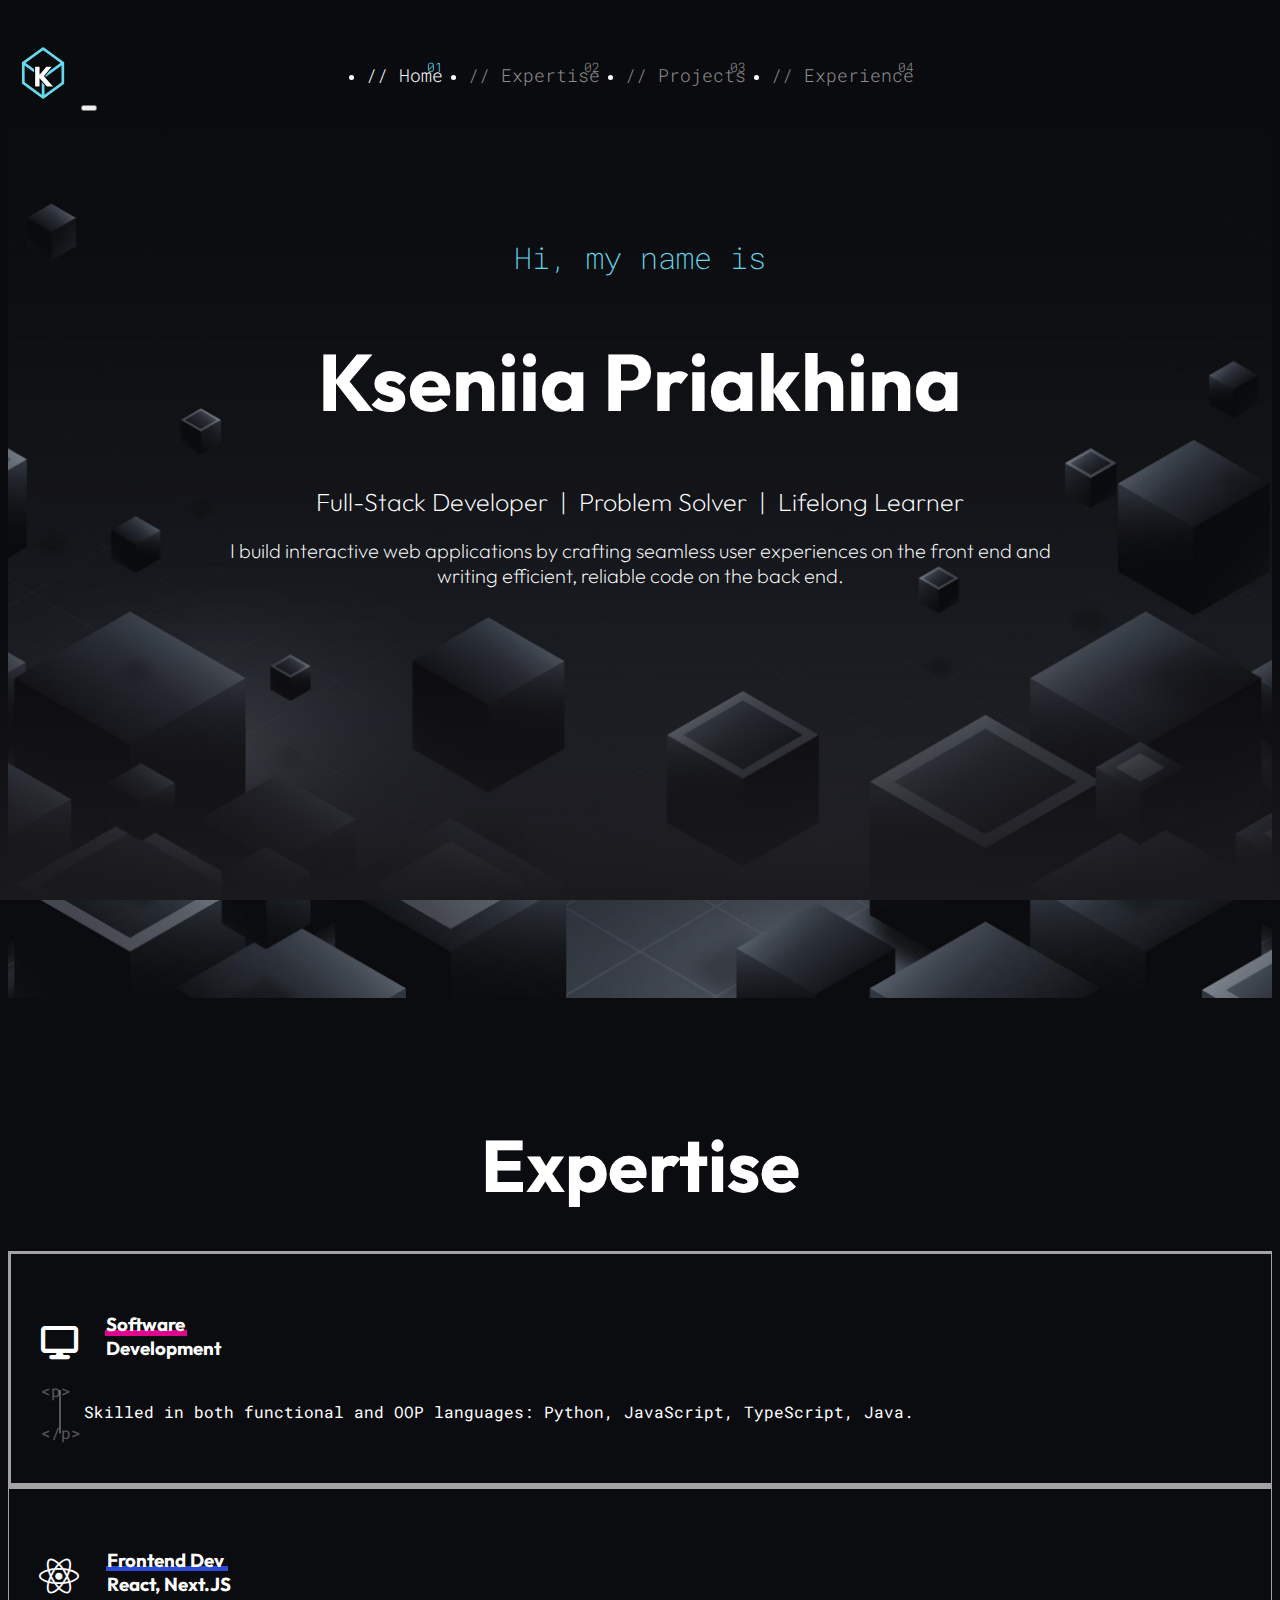
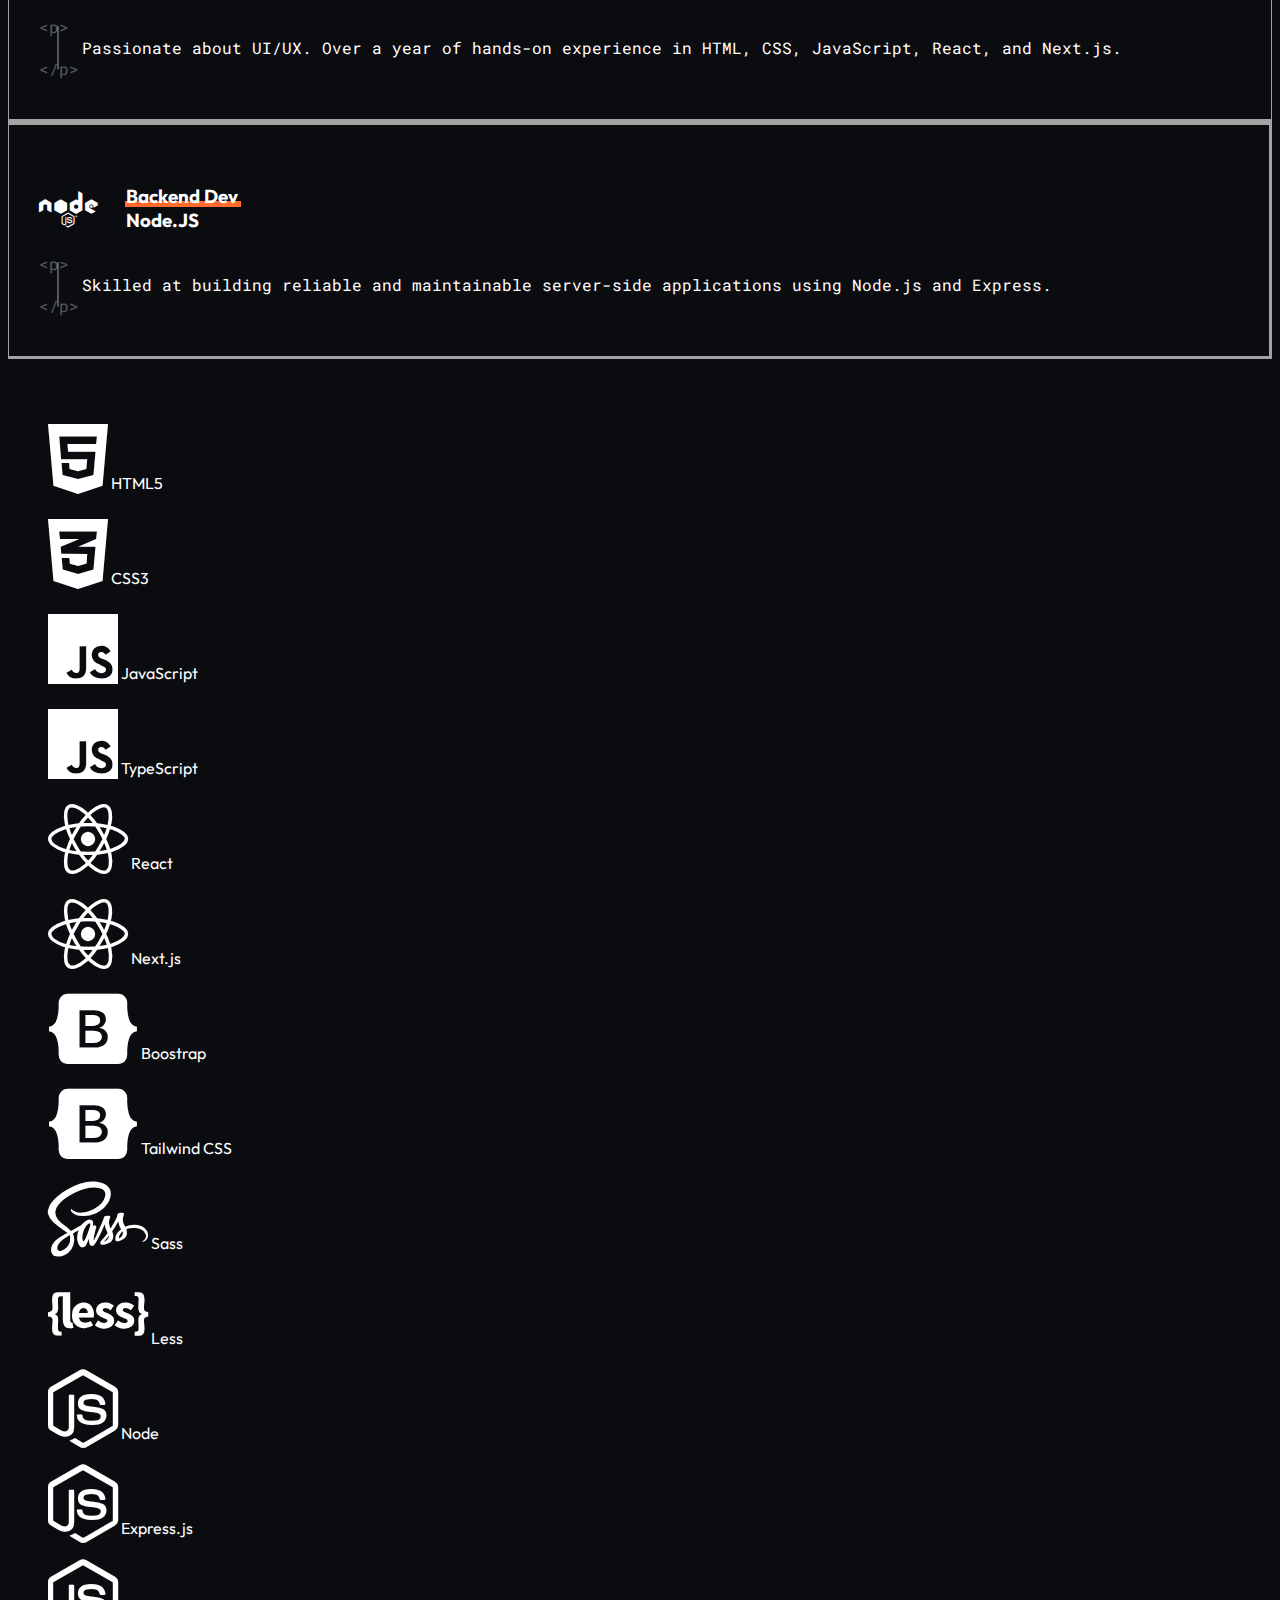
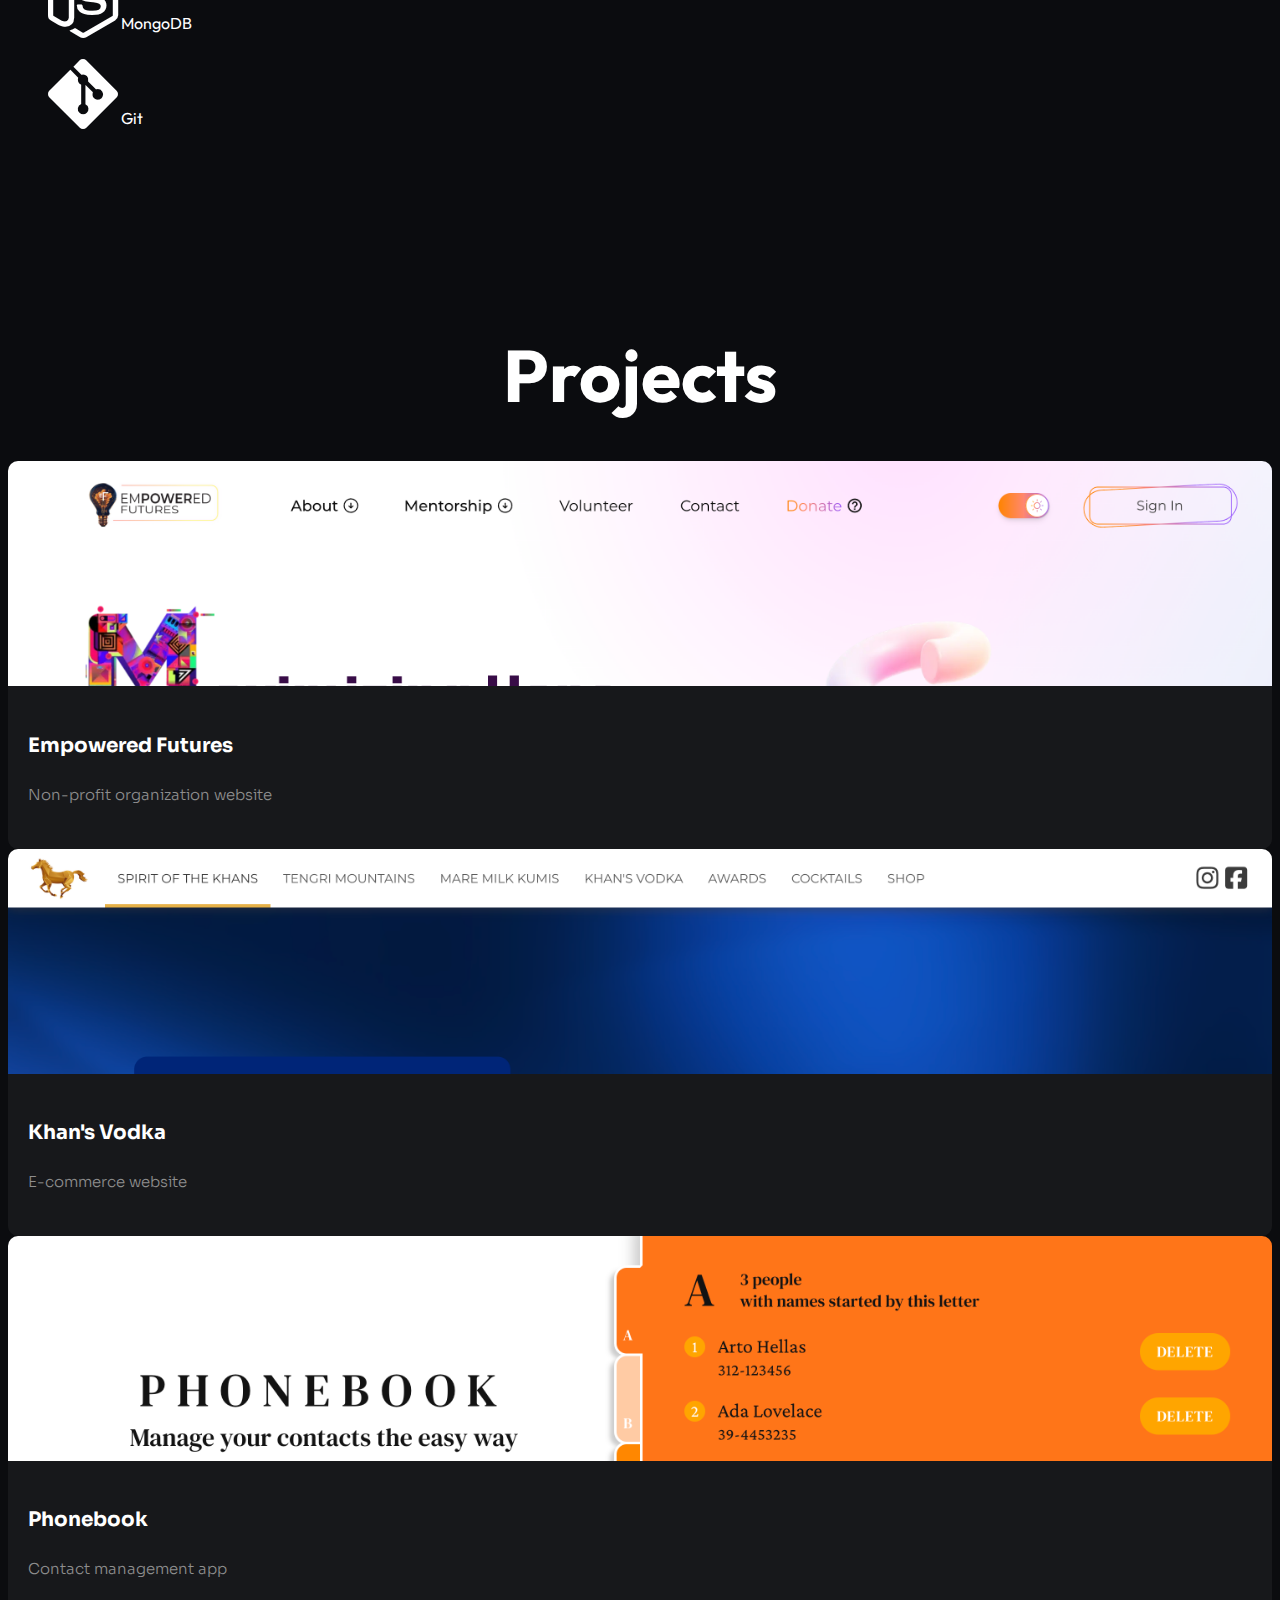
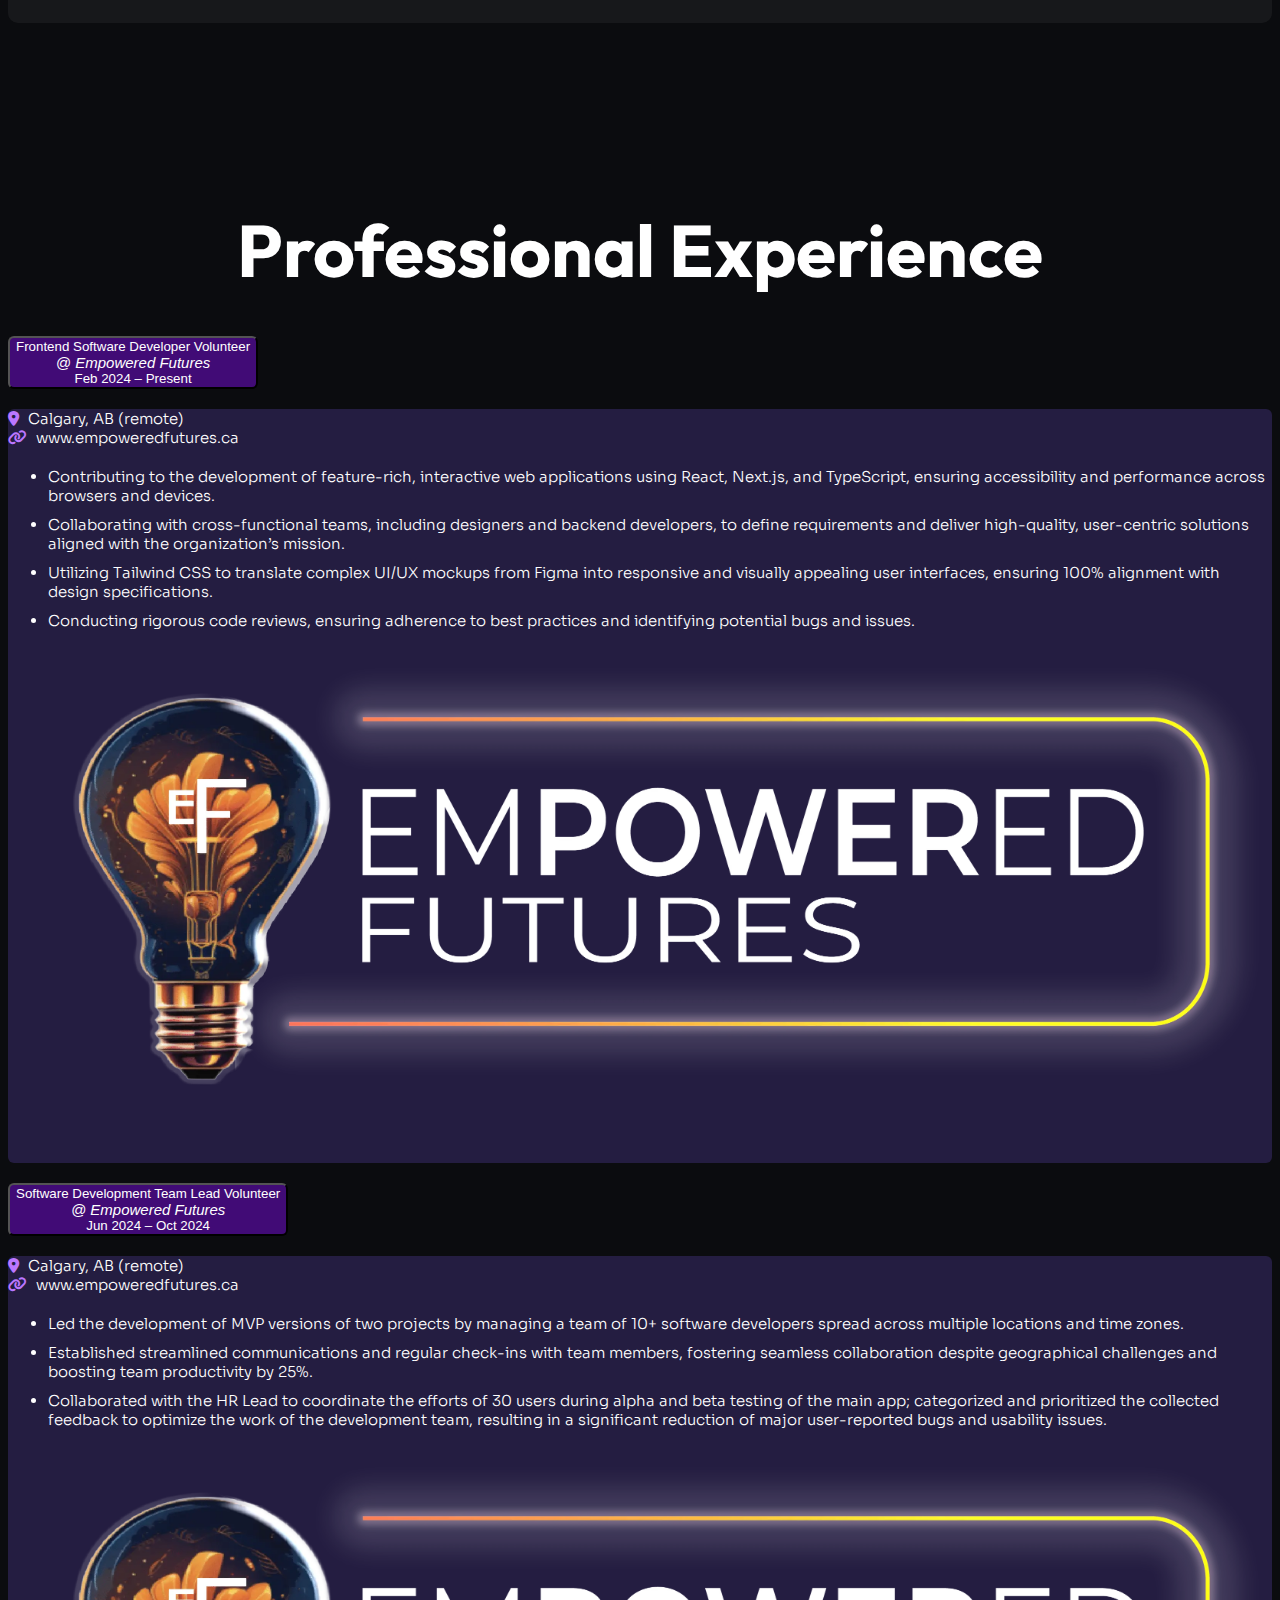
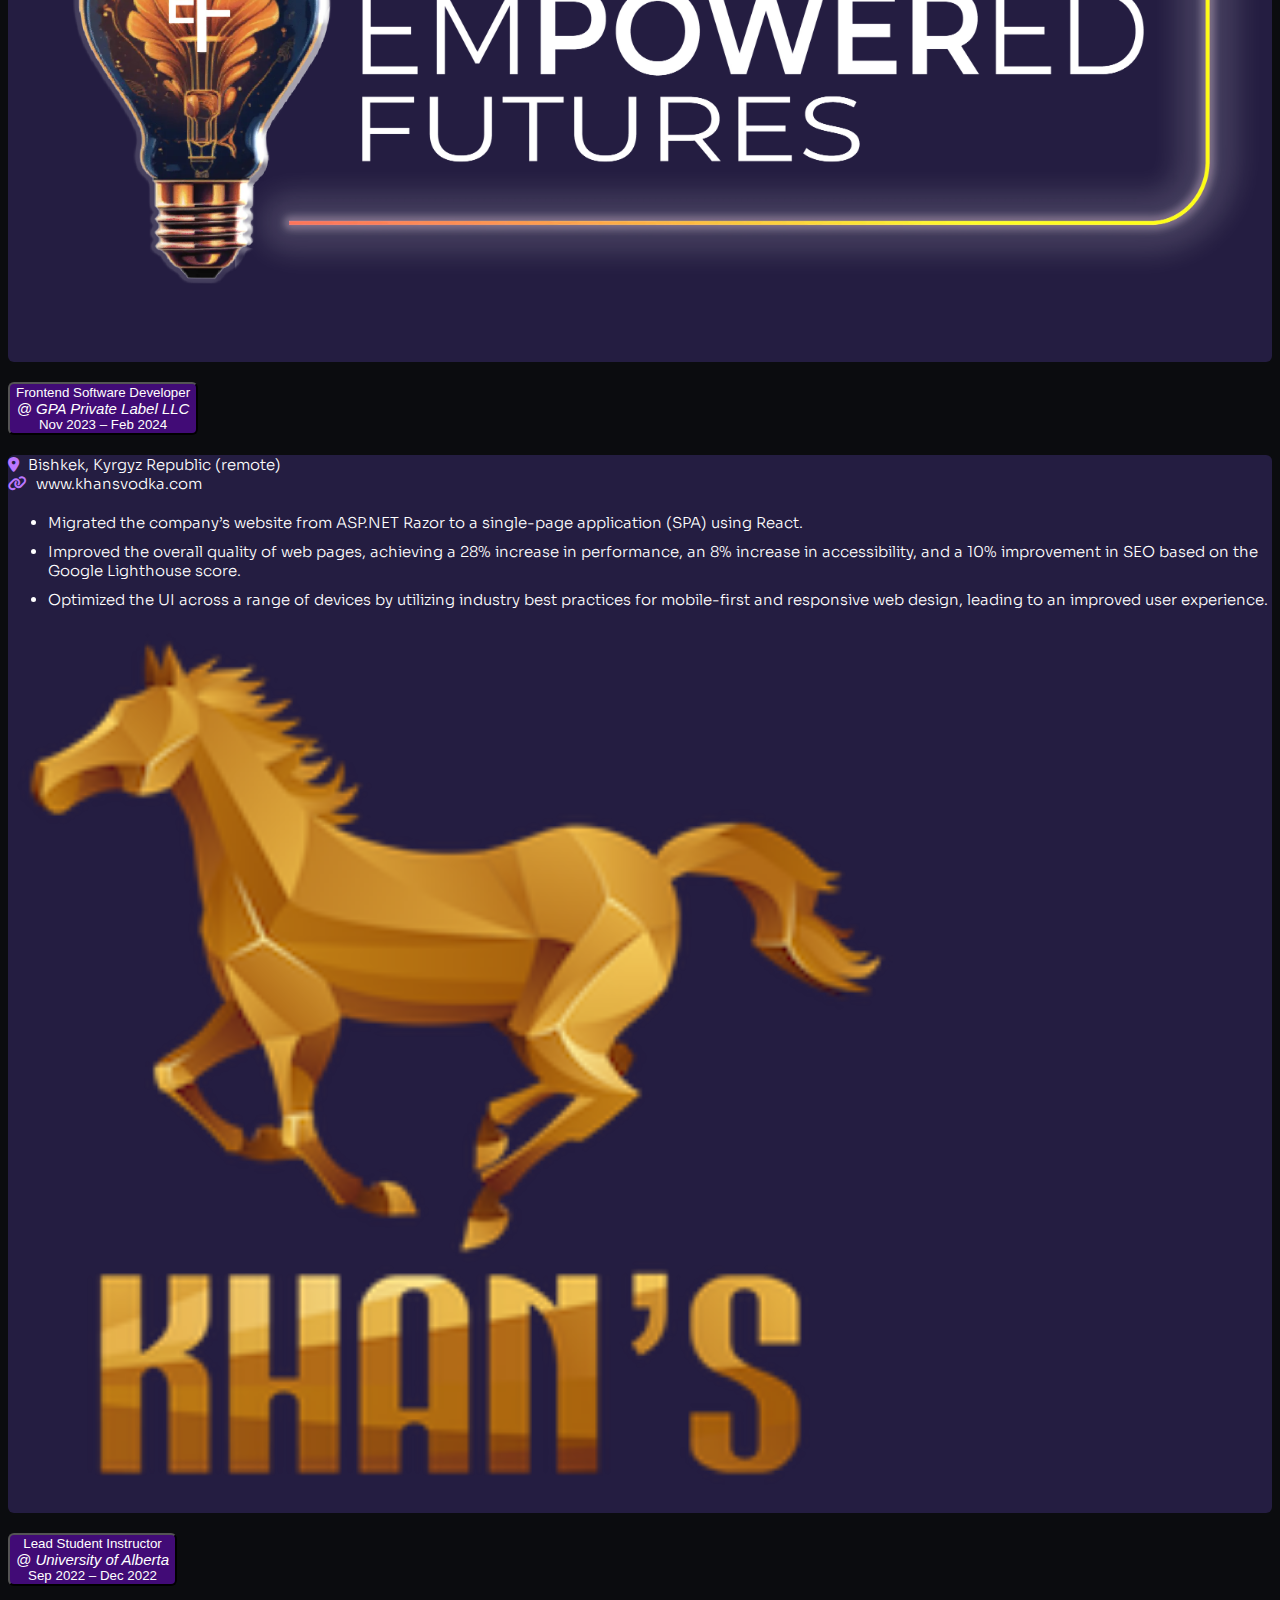
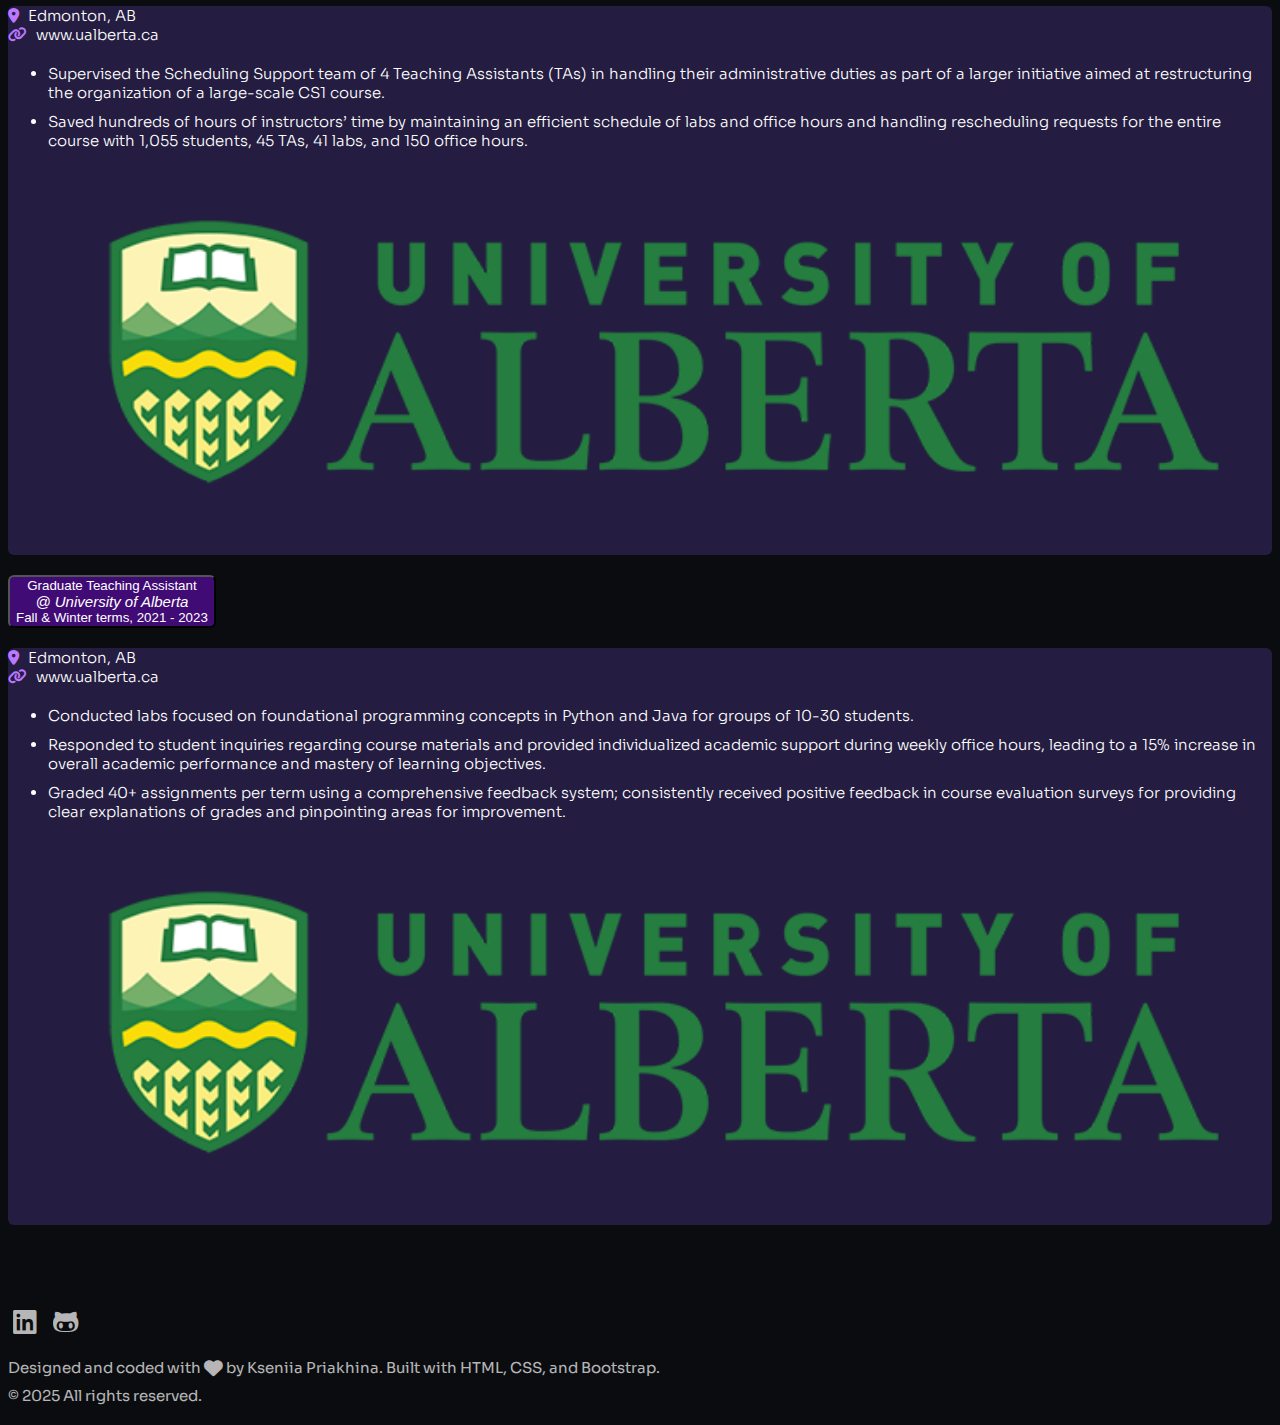
<file: index.html>
<!DOCTYPE html>
<html lang="en">
  <head>
    <meta charset="UTF-8" />
    <meta name="viewport" content="width=device-width, initial-scale=1.0" />
    <title>Kseniia Priakhina - Personal Portfolio</title>
    <link
      rel="apple-touch-icon"
      sizes="180x180"
      href="./favicon/apple-touch-icon.png"
    />
    <link
      rel="icon"
      type="image/png"
      sizes="32x32"
      href="./favicon/favicon-32x32.png"
    />
    <link
      rel="icon"
      type="image/png"
      sizes="16x16"
      href="./favicon/favicon-16x16.png"
    />
    <link rel="manifest" href="./favicon/site.webmanifest" />
    <link rel="stylesheet" href="./style.css" />
    <link rel="preconnect" href="https://fonts.googleapis.com" />
    <link rel="preconnect" href="https://fonts.gstatic.com" crossorigin />
    <link
      href="https://fonts.googleapis.com/css2?family=Outfit:wght@100..900&family=Roboto+Mono:ital,wght@0,100..700;1,100..700&family=Sora:wght@100..800&display=swap"
      rel="stylesheet"
    />
    <link
      rel="stylesheet"
      href="https://cdnjs.cloudflare.com/ajax/libs/font-awesome/6.3.0/css/all.min.css"
    />
    <link
      href="https://cdn.jsdelivr.net/npm/bootstrap@5.3.6/dist/css/bootstrap.min.css"
      rel="stylesheet"
      integrity="sha384-4Q6Gf2aSP4eDXB8Miphtr37CMZZQ5oXLH2yaXMJ2w8e2ZtHTl7GptT4jmndRuHDT"
      crossorigin="anonymous"
    />
  </head>
  <body>
    <section id="home">
      <div class="background-overlay"></div>
      <nav class="navbar navbar-expand-md">
        <div class="container">
          <a class="navbar-brand" href="#home">
            <img
              class="personal-logo"
              src="./images/personal-logo.png"
              alt="Kseniia Priakhina's personal logo"
            />
          </a>
          <button
            class="navbar-toggler"
            type="button"
            data-bs-toggle="collapse"
            data-bs-target="#navbarNav"
            aria-controls="navbarNav"
            aria-expanded="false"
            aria-label="Toggle navigation"
          >
            <span class="navbar-toggler-icon"></span>
          </button>
          <div class="collapse navbar-collapse" id="navbarNav">
            <ul class="navbar-nav">
              <li class="nav-item">
                <a class="nav-link active" aria-current="page" href="#home"
                  ><span>//</span> Home</a
                >
              </li>
              <li class="nav-item">
                <a class="nav-link" href="#expertise"
                  ><span>//</span> Expertise</a
                >
              </li>
              <li class="nav-item">
                <a class="nav-link" href="#projects"
                  ><span>//</span> Projects</a
                >
              </li>
              <li class="nav-item">
                <a class="nav-link" href="#experience"
                  ><span>//</span> Experience</a
                >
              </li>
            </ul>
          </div>
        </div>
      </nav>
      <div class="main-content">
        <div class="container">
          <span class="greetings">Hi, my name is</span>
          <h1>Kseniia Priakhina</h1>
          <h2>
            Full-Stack Developer<span>|</span>Problem
            Solver<span>|</span>Lifelong Learner
          </h2>
          <p>
            I build interactive web applications by crafting seamless user
            experiences on the front end and writing efficient, reliable code on
            the back end.
          </p>
        </div>
      </div>
    </section>
    <section id="expertise">
      <div class="container">
        <h2 class="section-heading">Expertise</h2>
        <div
          class="row expertise-items mx-auto justify-content-center gap-3 gap-md-0"
        >
          <div class="expertise-item col-md-6 col-lg-4">
            <div class="expertise-heading d-flex">
              <i class="heading-icon desktop fa-solid fa-display"></i>
              <h3 class="heading-text">
                <span class="underline pink">Software</span>
                <br />
                development
              </h3>
            </div>
            <div class="text-container">
              <p>
                Skilled in both functional and OOP languages: Python,
                JavaScript, TypeScript, Java.
              </p>
            </div>
          </div>
          <div class="expertise-item col-md-6 col-lg-4">
            <div class="expertise-heading d-flex">
              <i class="heading-icon react fa-brands fa-react"></i>
              <h3 class="heading-text">
                <span class="underline blue">Frontend dev</span>
                <br />
                React, Next.JS
              </h3>
            </div>
            <div class="text-container">
              <p>
                Passionate about UI/UX. Over a year of hands-on experience in
                HTML, CSS, JavaScript, React, and Next.js.
              </p>
            </div>
          </div>
          <div class="expertise-item col-md-6 col-lg-4">
            <div class="expertise-heading d-flex">
              <i class="heading-icon node fa-brands fa-node"></i>
              <h3 class="heading-text">
                <span class="underline orange">Backend dev</span>
                <br />
                Node.JS
              </h3>
            </div>
            <div class="text-container">
              <p>
                Skilled at building reliable and maintainable server-side
                applications using Node.js and Express.
              </p>
            </div>
          </div>
        </div>
        <div class="row technologies mx-auto justify-content-center">
          <div class="col-md-10 col-lg-9">
            <div
              class="row flex-wrap justify-content-around justify-content-lg-center"
            >
              <div
                class="col-auto technology-item d-flex flex-column align-items-center"
              >
                <i class="technology-icon fa-brands fa-html5"></i>
                <span>HTML5</span>
              </div>
              <div
                class="col-auto technology-item d-flex flex-column align-items-center"
              >
                <i class="technology-icon fa-brands fa-css3-alt"></i>
                <span>CSS3</span>
              </div>
              <div
                class="col-auto technology-item d-flex flex-column align-items-center"
              >
                <i class="technology-icon fa-brands fa-js"></i>
                <span>JavaScript</span>
              </div>
              <div
                class="col-auto technology-item d-flex flex-column align-items-center"
              >
                <i class="technology-icon fa-brands fa-js"></i>
                <span>TypeScript</span>
              </div>
              <div
                class="col-auto technology-item d-flex flex-column align-items-center"
              >
                <i class="technology-icon fa-brands fa-react"></i>
                <span>React</span>
              </div>
              <div
                class="col-auto technology-item d-flex flex-column align-items-center"
              >
                <i class="technology-icon fa-brands fa-react"></i>
                <span>Next.js</span>
              </div>
              <div
                class="col-auto technology-item d-flex flex-column align-items-center"
              >
                <i class="technology-icon fa-brands fa-bootstrap"></i>
                <span>Boostrap</span>
              </div>
              <div
                class="col-auto technology-item d-flex flex-column align-items-center"
              >
                <i class="technology-icon fa-brands fa-bootstrap"></i>
                <span>Tailwind CSS</span>
              </div>
              <div
                class="col-auto technology-item d-flex flex-column align-items-center"
              >
                <i class="technology-icon fa-brands fa-sass"></i>
                <span>Sass</span>
              </div>
              <div
                class="col-auto technology-item d-flex flex-column align-items-center"
              >
                <i class="technology-icon fa-brands fa-less"></i>
                <span>Less</span>
              </div>
              <div
                class="col-auto technology-item d-flex flex-column align-items-center"
              >
                <i class="technology-icon fa-brands fa-node-js"></i>
                <span>Node</span>
              </div>
              <div
                class="col-auto technology-item d-flex flex-column align-items-center"
              >
                <i class="technology-icon fa-brands fa-node-js"></i>
                <span>Express.js</span>
              </div>
              <div
                class="col-auto technology-item d-flex flex-column align-items-center"
              >
                <i class="technology-icon fa-brands fa-node-js"></i>
                <span>MongoDB</span>
              </div>
              <div
                class="col-auto technology-item d-flex flex-column align-items-center"
              >
                <i class="technology-icon fa-brands fa-git-alt"></i>
                <span>Git</span>
              </div>
            </div>
          </div>
        </div>
      </div>
    </section>
    <section id="projects">
      <div class="container">
        <h2 class="section-heading">Projects</h2>
        <div
          class="row projects-items mx-2 flex-wrap align-items-md-stretch row-gap-5"
        >
          <div class="col-md-6 col-lg-4 project-item-wrapper">
            <div class="project-item">
              <div class="project-image-wrapper">
                <a href="./projects/empowered-futures/index.html">
                  <img
                    src="./images/empowered-futures-preview.png"
                    alt="Empowered Futures - official website"
                    class="project-image"
                  />
                </a>
              </div>
              <div class="project-description">
                <h4>Empowered Futures</h4>
                <h5>Non-profit organization website</h5>
                <div class="view-project-link-wrapper">
                  <a
                    class="view-project-link"
                    href="./projects/empowered-futures/index.html"
                  >
                    <span>View project</span>
                    <i class="fa-solid fa-arrow-right"></i>
                  </a>
                </div>
              </div>
            </div>
          </div>
          <div class="col-md-6 col-lg-4 project-item-wrapper">
            <div class="project-item">
              <div class="project-image-wrapper">
                <a href="./projects/khans-vodka/index.html">
                  <img
                    src="./images/khans-vodka-preview.png"
                    alt="Khan's Vodka - official website"
                    class="project-image"
                  />
                </a>
              </div>
              <div class="project-description">
                <h4>Khan's Vodka</h4>
                <h5>E-commerce website</h5>
                <div class="view-project-link-wrapper">
                  <a
                    class="view-project-link"
                    href="./projects/khans-vodka/index.html"
                  >
                    <span>View project</span>
                    <i class="fa-solid fa-arrow-right"></i>
                  </a>
                </div>
              </div>
            </div>
          </div>
          <div class="col-md-6 col-lg-4 project-item-wrapper">
            <div class="project-item">
              <div class="project-image-wrapper">
                <a href="./projects/phonebook/index.html">
                  <img
                    src="./images/phonebook-preview.png"
                    alt="Phonebook app"
                    class="project-image"
                  />
                </a>
              </div>
              <div class="project-description">
                <h4>Phonebook</h4>
                <h5>Contact management app</h5>
                <div class="view-project-link-wrapper">
                  <a
                    class="view-project-link"
                    href="./projects/phonebook/index.html"
                  >
                    <span>View project</span>
                    <i class="fa-solid fa-arrow-right"></i>
                  </a>
                </div>
              </div>
            </div>
          </div>
        </div>
      </div>
    </section>
    <section id="experience">
      <div class="container">
        <h2 class="section-heading">Professional experience</h2>
        <div class="row justify-content-center">
          <div class="col-lg-9 col-xl-7">
            <div class="accordion" id="experienceAccordion">
              <div class="accordion-item">
                <div class="accordion-header">
                  <button
                    class="accordion-button collapsed"
                    type="button"
                    data-bs-toggle="collapse"
                    data-bs-target="#collapseOne"
                    aria-expanded="false"
                    aria-controls="collapseOne"
                  >
                    <div
                      class="d-flex flex-column flex-md-row justify-content-between align-items-start align-items-md-center column-gap-3 w-100 me-3"
                    >
                      <div>
                        <div class="position">
                          Frontend Software Developer Volunteer
                        </div>
                        <div class="company-name">
                          &commat; Empowered Futures
                        </div>
                      </div>
                      <span
                        class="order-first order-md-last mb-2 mb-md-0 text-nowrap"
                        >Feb 2024 – Present</span
                      >
                    </div>
                  </button>
                </div>
                <div
                  id="collapseOne"
                  class="accordion-collapse collapse"
                  data-bs-parent="#experienceAccordion"
                >
                  <div class="accordion-body">
                    <div class="row flex-column flex-md-row">
                      <div class="col-md-9 experience-description">
                        <div class="row location-and-link">
                          <div class="col-auto">
                            <i class="fa-solid fa-location-dot"></i>
                            <span class="project-location"
                              >Calgary, AB (remote)</span
                            >
                          </div>
                          <div class="col-auto">
                            <i class="fa-solid fa-link"></i>
                            <a
                              class="project-link"
                              href="https://www.empoweredfutures.ca/"
                              target="_blank"
                              >www.empoweredfutures.ca</a
                            >
                          </div>
                        </div>
                        <div class="row responsibilities">
                          <div class="col">
                            <ul>
                              <li>
                                Contributing to the development of feature-rich,
                                interactive web applications using React,
                                Next.js, and TypeScript, ensuring accessibility
                                and performance across browsers and devices.
                              </li>
                              <li>
                                Collaborating with cross-functional teams,
                                including designers and backend developers, to
                                define requirements and deliver high-quality,
                                user-centric solutions aligned with the
                                organization’s mission.
                              </li>
                              <li>
                                Utilizing Tailwind CSS to translate complex
                                UI/UX mockups from Figma into responsive and
                                visually appealing user interfaces, ensuring
                                100% alignment with design specifications.
                              </li>
                              <li>
                                Conducting rigorous code reviews, ensuring
                                adherence to best practices and identifying
                                potential bugs and issues.
                              </li>
                            </ul>
                          </div>
                        </div>
                      </div>
                      <div
                        class="col-8 col-sm-7 col-md-3 order-first order-md-last company-logo d-flex justify-content-center align-items-center"
                      >
                        <img
                          src="./images/empowered-futures-logo.webp"
                          alt="Empowered Futures logo"
                        />
                      </div>
                    </div>
                  </div>
                </div>
              </div>
              <div class="accordion-item">
                <div class="accordion-header">
                  <button
                    class="accordion-button collapsed"
                    type="button"
                    data-bs-toggle="collapse"
                    data-bs-target="#collapseTwo"
                    aria-expanded="false"
                    aria-controls="collapseTwo"
                  >
                    <div
                      class="d-flex flex-column flex-md-row justify-content-between align-items-start align-items-md-center column-gap-3 w-100 me-3"
                    >
                      <div>
                        <div class="position">
                          Software Development Team Lead Volunteer
                        </div>
                        <div class="company-name">
                          &commat; Empowered Futures
                        </div>
                      </div>
                      <span
                        class="order-first order-md-last mb-2 mb-md-0 text-nowrap"
                        >Jun 2024 – Oct 2024</span
                      >
                    </div>
                  </button>
                </div>
                <div
                  id="collapseTwo"
                  class="accordion-collapse collapse"
                  data-bs-parent="#experienceAccordion"
                >
                  <div class="accordion-body">
                    <div class="row flex-column flex-md-row">
                      <div class="col-md-9 experience-description">
                        <div class="row location-and-link">
                          <div class="col-auto">
                            <i class="fa-solid fa-location-dot"></i>
                            <span class="project-location"
                              >Calgary, AB (remote)</span
                            >
                          </div>
                          <div class="col-auto">
                            <i class="fa-solid fa-link"></i>
                            <a
                              class="project-link"
                              href="https://www.empoweredfutures.ca/"
                              target="_blank"
                              >www.empoweredfutures.ca</a
                            >
                          </div>
                        </div>
                        <div class="row responsibilities">
                          <div class="col">
                            <ul>
                              <li>
                                Led the development of MVP versions of two
                                projects by managing a team of 10+ software
                                developers spread across multiple locations and
                                time zones.
                              </li>
                              <li>
                                Established streamlined communications and
                                regular check-ins with team members, fostering
                                seamless collaboration despite geographical
                                challenges and boosting team productivity by
                                25%.
                              </li>
                              <li>
                                Collaborated with the HR Lead to coordinate the
                                efforts of 30 users during alpha and beta
                                testing of the main app; categorized and
                                prioritized the collected feedback to optimize
                                the work of the development team, resulting in a
                                significant reduction of major user-reported
                                bugs and usability issues.
                              </li>
                            </ul>
                          </div>
                        </div>
                      </div>
                      <div
                        class="col-8 col-sm-7 col-md-3 order-first order-md-last company-logo d-flex justify-content-center align-items-center"
                      >
                        <img
                          src="./images/empowered-futures-logo.webp"
                          alt="Empowered Futures logo"
                        />
                      </div>
                    </div>
                  </div>
                </div>
              </div>
              <div class="accordion-item">
                <div class="accordion-header">
                  <button
                    class="accordion-button collapsed"
                    type="button"
                    data-bs-toggle="collapse"
                    data-bs-target="#collapseThree"
                    aria-expanded="false"
                    aria-controls="collapseThree"
                  >
                    <div
                      class="d-flex flex-column flex-md-row justify-content-between align-items-start align-items-md-center column-gap-3 w-100 me-3"
                    >
                      <div>
                        <div class="position">Frontend Software Developer</div>
                        <div class="company-name">
                          &commat; GPA Private Label LLC
                        </div>
                      </div>
                      <span
                        class="order-first order-md-last mb-2 mb-md-0 text-nowrap"
                        >Nov 2023 – Feb 2024</span
                      >
                    </div>
                  </button>
                </div>
                <div
                  id="collapseThree"
                  class="accordion-collapse collapse"
                  data-bs-parent="#experienceAccordion"
                >
                  <div class="accordion-body">
                    <div class="row flex-column flex-md-row">
                      <div class="col-md-9 experience-description">
                        <div class="row location-and-link">
                          <div class="col-auto">
                            <i class="fa-solid fa-location-dot"></i>
                            <span class="project-location"
                              >Bishkek, Kyrgyz Republic (remote)</span
                            >
                          </div>
                          <div class="col-auto">
                            <i class="fa-solid fa-link"></i>
                            <a
                              class="project-link"
                              href="https://www.khansvodka.com/"
                              target="_blank"
                              >www.khansvodka.com</a
                            >
                          </div>
                        </div>
                        <div class="row responsibilities">
                          <div class="col">
                            <ul>
                              <li>
                                Migrated the company’s website from ASP.NET
                                Razor to a single-page application (SPA) using
                                React.
                              </li>
                              <li>
                                Improved the overall quality of web pages,
                                achieving a 28% increase in performance, an 8%
                                increase in accessibility, and a 10% improvement
                                in SEO based on the Google Lighthouse score.
                              </li>
                              <li>
                                Optimized the UI across a range of devices by
                                utilizing industry best practices for
                                mobile-first and responsive web design, leading
                                to an improved user experience.
                              </li>
                            </ul>
                          </div>
                        </div>
                      </div>
                      <div
                        class="col-5 col-md-3 order-first order-md-last company-logo mb-3 mb-md-0 d-flex justify-content-start justify-content-md-center align-items-center"
                      >
                        <img
                          class="khans-vodka-logo"
                          src="./images/khans-vodka-logo.png"
                          alt="Khan's Vodka logo"
                        />
                      </div>
                    </div>
                  </div>
                </div>
              </div>
              <div class="accordion-item">
                <div class="accordion-header">
                  <button
                    class="accordion-button collapsed"
                    type="button"
                    data-bs-toggle="collapse"
                    data-bs-target="#collapseFour"
                    aria-expanded="false"
                    aria-controls="collapseFour"
                  >
                    <div
                      class="d-flex flex-column flex-md-row justify-content-between align-items-start align-items-md-center column-gap-3 w-100 me-3"
                    >
                      <div>
                        <div class="position">Lead Student Instructor</div>
                        <div class="company-name">
                          &commat; University of Alberta
                        </div>
                      </div>
                      <span
                        class="order-first order-md-last mb-2 mb-md-0 text-nowrap"
                        >Sep 2022 – Dec 2022</span
                      >
                    </div>
                  </button>
                </div>
                <div
                  id="collapseFour"
                  class="accordion-collapse collapse"
                  data-bs-parent="#experienceAccordion"
                >
                  <div class="accordion-body">
                    <div class="row flex-column flex-md-row">
                      <div class="col-md-9 experience-description">
                        <div class="row location-and-link">
                          <div class="col-auto">
                            <i class="fa-solid fa-location-dot"></i>
                            <span class="project-location">Edmonton, AB</span>
                          </div>
                          <div class="col-auto">
                            <i class="fa-solid fa-link"></i>
                            <a
                              class="project-link"
                              href="https://www.ualberta.ca/en/index.html"
                              target="_blank"
                              >www.ualberta.ca</a
                            >
                          </div>
                        </div>
                        <div class="row responsibilities">
                          <div class="col">
                            <ul>
                              <li>
                                Supervised the Scheduling Support team of 4
                                Teaching Assistants (TAs) in handling their
                                administrative duties as part of a larger
                                initiative aimed at restructuring the
                                organization of a large-scale CS1 course.
                              </li>
                              <li>
                                Saved hundreds of hours of instructors’ time by
                                maintaining an efficient schedule of labs and
                                office hours and handling rescheduling requests
                                for the entire course with 1,055 students, 45
                                TAs, 41 labs, and 150 office hours.
                              </li>
                            </ul>
                          </div>
                        </div>
                      </div>
                      <div
                        class="col-8 col-sm-7 col-md-3 order-first order-md-last company-logo d-flex justify-content-center align-items-center"
                      >
                        <img
                          src="./images/university-of-alberta-logo.png"
                          alt="University of Alberta logo"
                        />
                      </div>
                    </div>
                  </div>
                </div>
              </div>
              <div class="accordion-item">
                <div class="accordion-header">
                  <button
                    class="accordion-button collapsed"
                    type="button"
                    data-bs-toggle="collapse"
                    data-bs-target="#collapseFive"
                    aria-expanded="false"
                    aria-controls="collapseFive"
                  >
                    <div
                      class="d-flex flex-column flex-md-row justify-content-between align-items-start align-items-md-center column-gap-3 w-100 me-3"
                    >
                      <div>
                        <div class="position">Graduate Teaching Assistant</div>
                        <div class="company-name">
                          &commat; University of Alberta
                        </div>
                      </div>
                      <span
                        class="order-first order-md-last mb-2 mb-md-0 text-nowrap"
                        >Fall &amp; Winter terms, 2021 - 2023</span
                      >
                    </div>
                  </button>
                </div>
                <div
                  id="collapseFive"
                  class="accordion-collapse collapse"
                  data-bs-parent="#experienceAccordion"
                >
                  <div class="accordion-body">
                    <div class="row flex-column flex-md-row">
                      <div class="col-md-9 experience-description">
                        <div class="row location-and-link">
                          <div class="col-auto">
                            <i class="fa-solid fa-location-dot"></i>
                            <span class="project-location">Edmonton, AB</span>
                          </div>
                          <div class="col-auto">
                            <i class="fa-solid fa-link"></i>
                            <a
                              class="project-link"
                              href="https://www.ualberta.ca/en/index.html"
                              target="_blank"
                              >www.ualberta.ca</a
                            >
                          </div>
                        </div>
                        <div class="row responsibilities">
                          <div class="col">
                            <ul>
                              <li>
                                Conducted labs focused on foundational
                                programming concepts in Python and Java for
                                groups of 10-30 students.
                              </li>
                              <li>
                                Responded to student inquiries regarding course
                                materials and provided individualized academic
                                support during weekly office hours, leading to a
                                15% increase in overall academic performance and
                                mastery of learning objectives.
                              </li>
                              <li>
                                Graded 40+ assignments per term using a
                                comprehensive feedback system; consistently
                                received positive feedback in course evaluation
                                surveys for providing clear explanations of
                                grades and pinpointing areas for improvement.
                              </li>
                            </ul>
                          </div>
                        </div>
                      </div>
                      <div
                        class="col-8 col-sm-7 col-md-3 order-first order-md-last company-logo d-flex justify-content-center align-items-center"
                      >
                        <img
                          src="./images/university-of-alberta-logo.png"
                          alt="University of Alberta logo"
                        />
                      </div>
                    </div>
                  </div>
                </div>
              </div>
            </div>
          </div>
        </div>
      </div>
    </section>
    <footer>
      <div
        class="container d-flex flex-column row-gap-2 align-items-center text-center"
      >
        <div class="media-links">
          <a
            href="https://www.linkedin.com/in/kseniia-priakhina"
            target="_blank"
          >
            <i class="fa-brands fa-linkedin"></i>
          </a>
          <a href="https://github.com/priakhina" target="_blank">
            <i class="fa-brands fa-github-alt"></i>
          </a>
        </div>
        <p>
          Designed and coded with
          <i class="mx-1 fa-solid fa-heart fa-lg"></i> by Kseniia Priakhina.
          Built with HTML, CSS, and Bootstrap.
          <br />
          &copy; 2025 All rights reserved.
        </p>
      </div>
    </footer>
    <script
      src="https://cdn.jsdelivr.net/npm/bootstrap@5.3.6/dist/js/bootstrap.bundle.min.js"
      integrity="sha384-j1CDi7MgGQ12Z7Qab0qlWQ/Qqz24Gc6BM0thvEMVjHnfYGF0rmFCozFSxQBxwHKO"
      crossorigin="anonymous"
    ></script>
  </body>
</html>
</file>
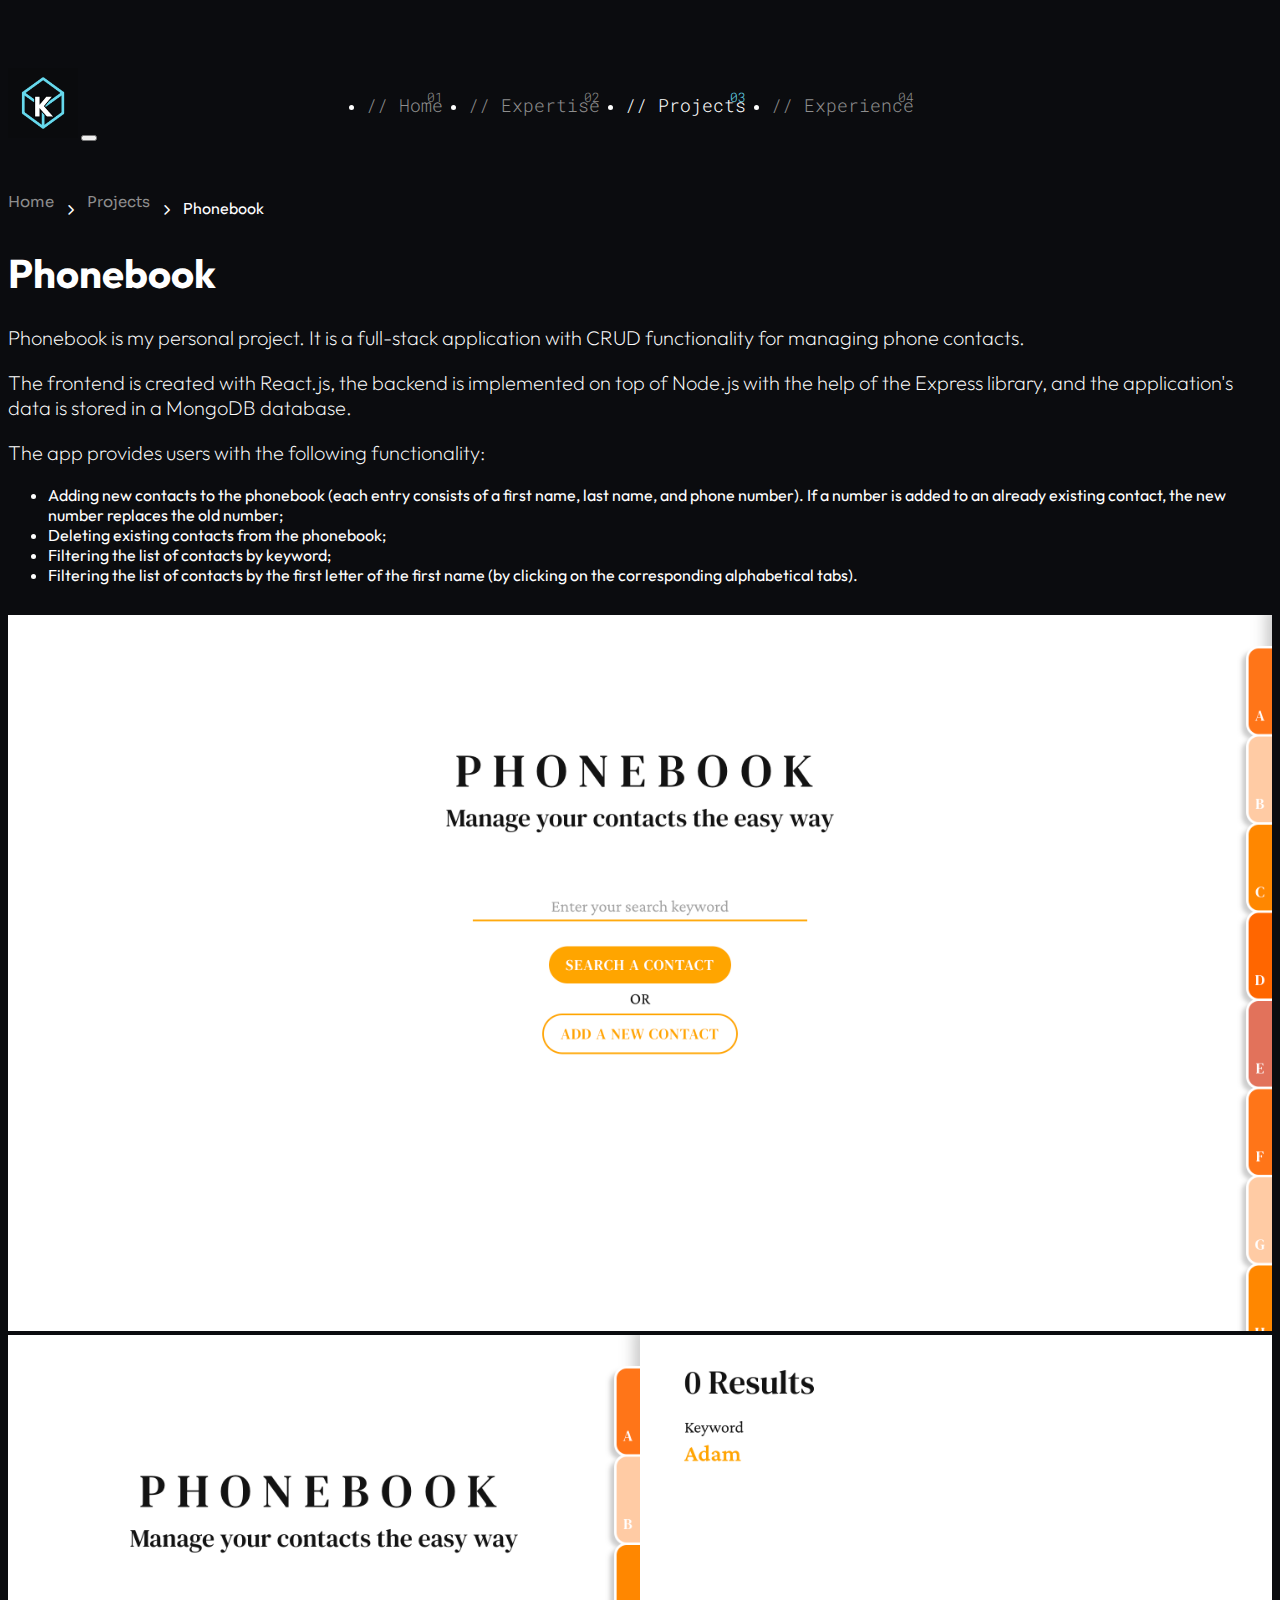
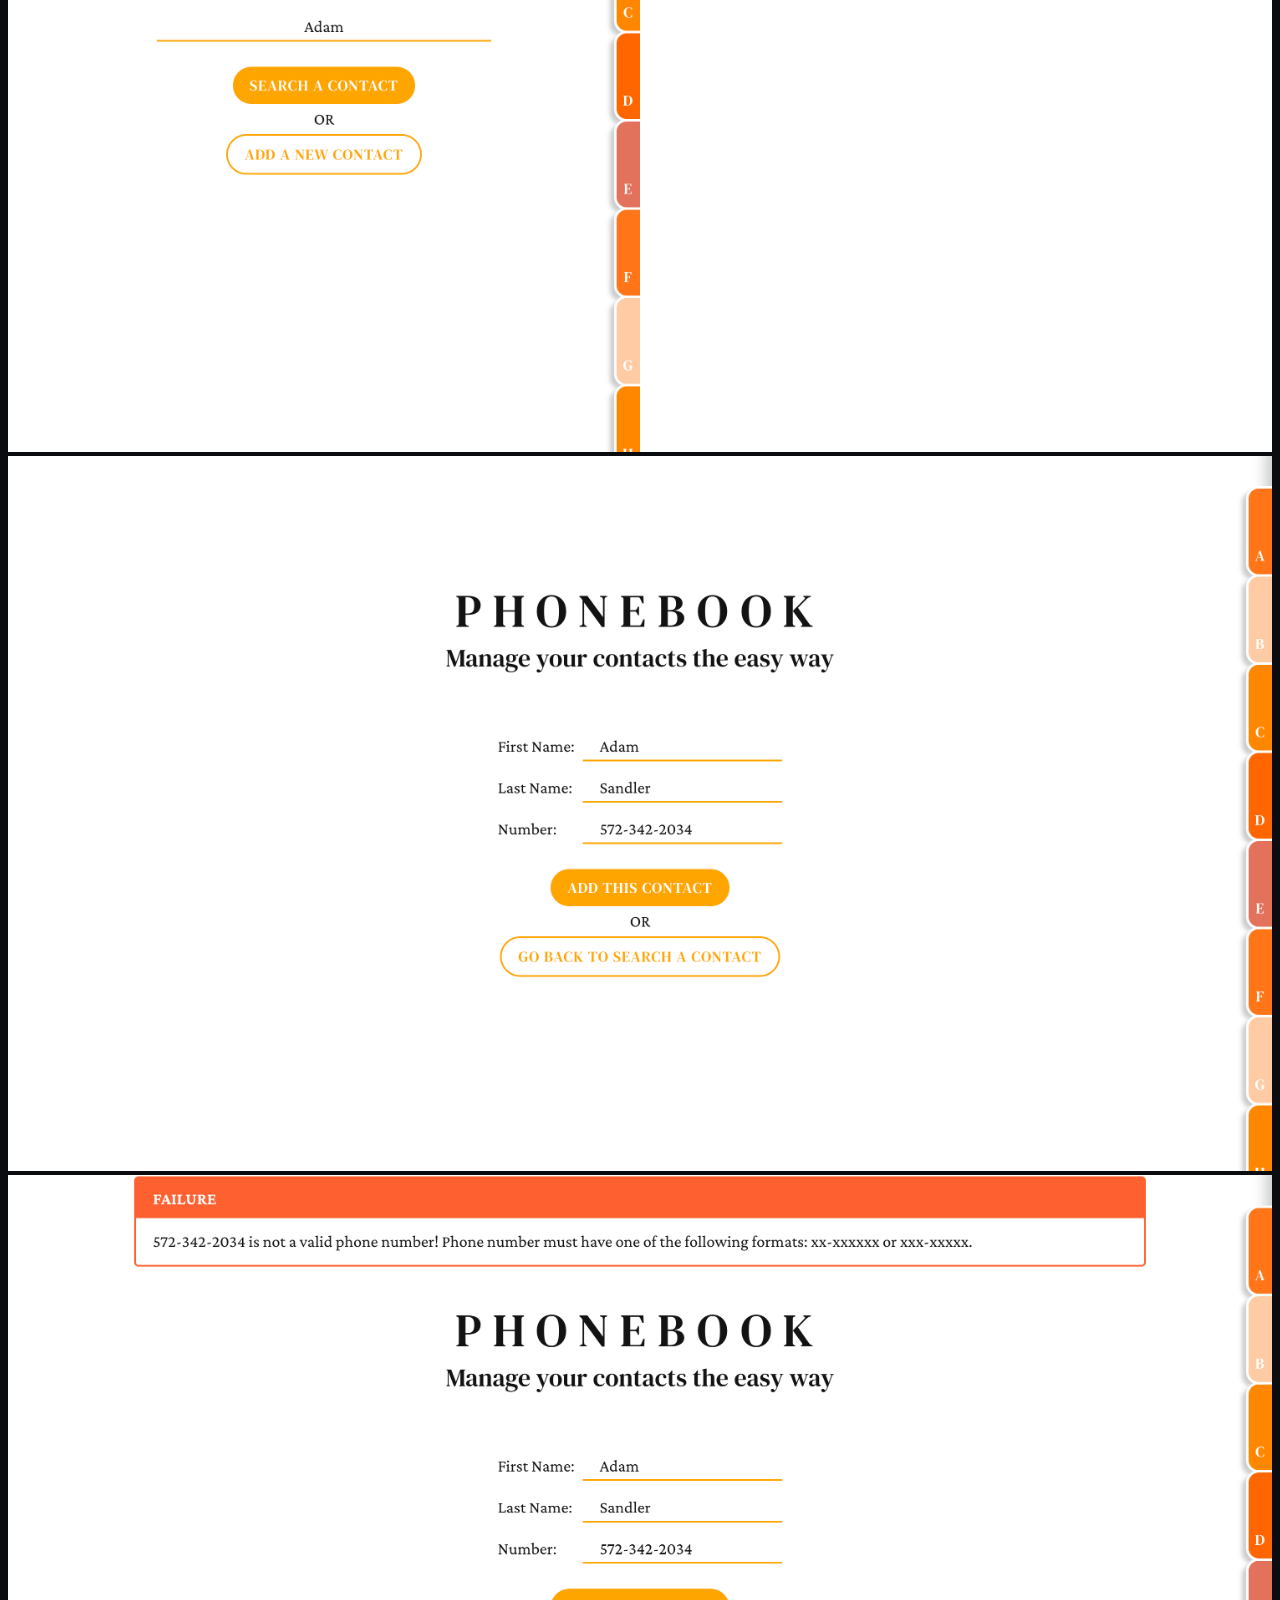
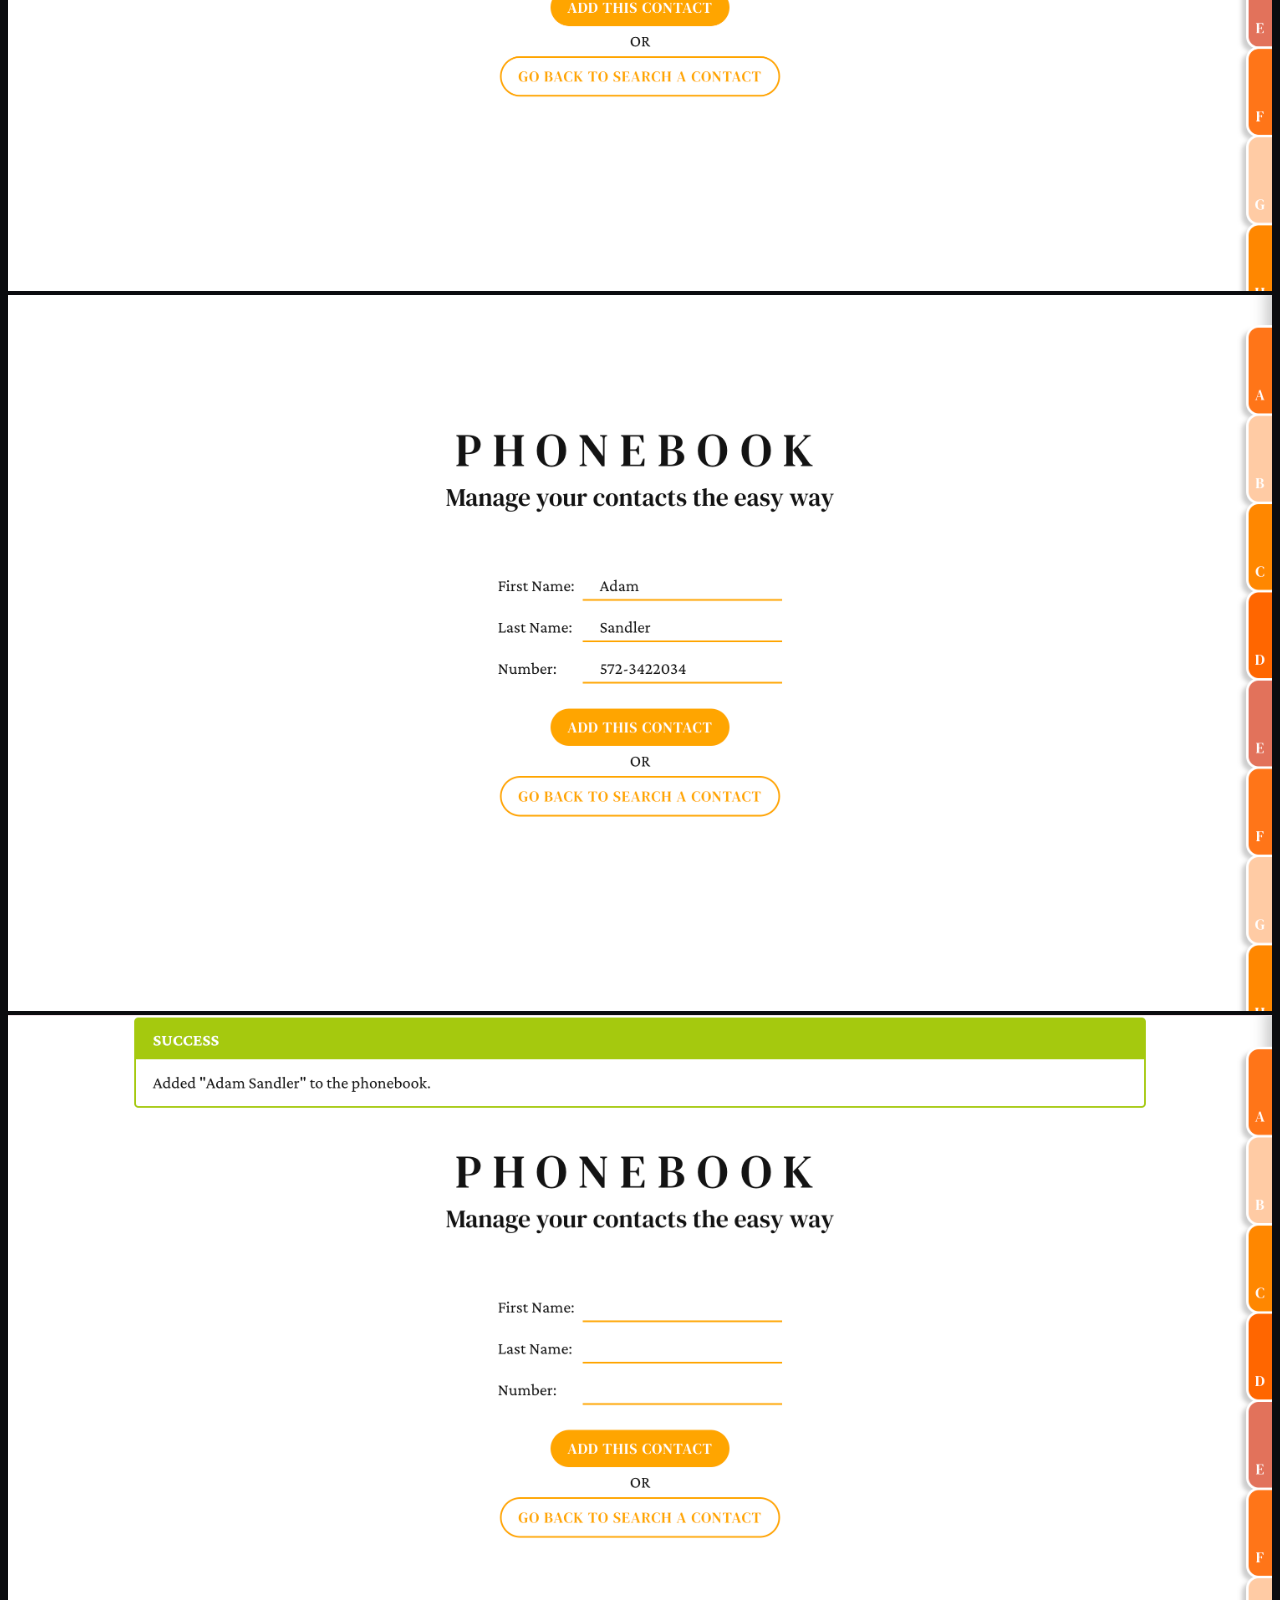
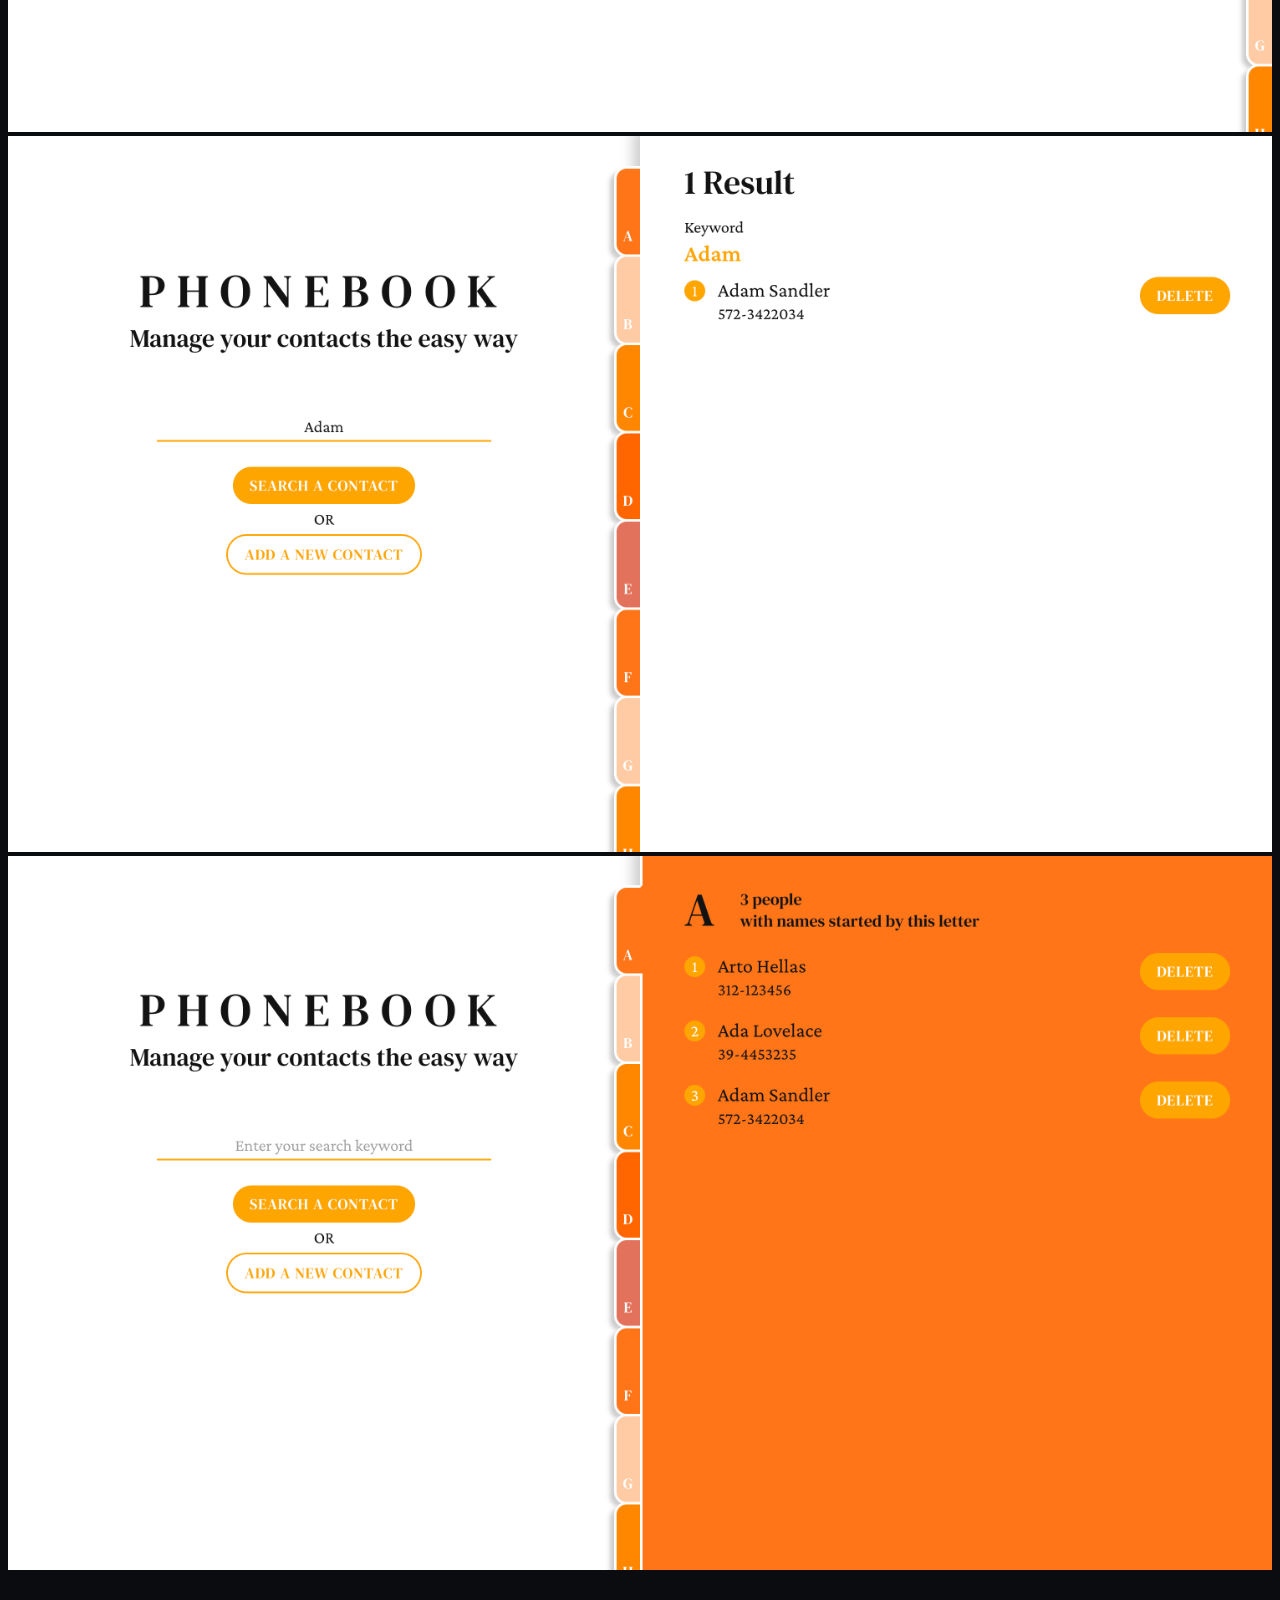
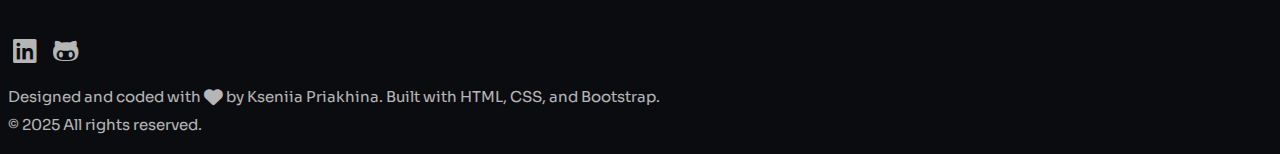
<file: projects/phonebook/index.html>
<!DOCTYPE html>
<html lang="en">
  <head>
    <meta charset="UTF-8" />
    <meta name="viewport" content="width=device-width, initial-scale=1.0" />
    <title>Kseniia Priakhina - Personal Portfolio</title>
    <link
      rel="apple-touch-icon"
      sizes="180x180"
      href="../../favicon/apple-touch-icon.png"
    />
    <link
      rel="icon"
      type="image/png"
      sizes="32x32"
      href="../../favicon/favicon-32x32.png"
    />
    <link
      rel="icon"
      type="image/png"
      sizes="16x16"
      href="../../favicon/favicon-16x16.png"
    />
    <link rel="manifest" href="../../favicon/site.webmanifest" />
    <link rel="stylesheet" href="../../style.css" />
    <link rel="preconnect" href="https://fonts.googleapis.com" />
    <link rel="preconnect" href="https://fonts.gstatic.com" crossorigin />
    <link
      href="https://fonts.googleapis.com/css2?family=Outfit:wght@100..900&family=Roboto+Mono:ital,wght@0,100..700;1,100..700&family=Sora:wght@100..800&display=swap"
      rel="stylesheet"
    />
    <link
      rel="stylesheet"
      href="https://cdnjs.cloudflare.com/ajax/libs/font-awesome/6.3.0/css/all.min.css"
    />
    <link
      href="https://cdn.jsdelivr.net/npm/bootstrap@5.3.6/dist/css/bootstrap.min.css"
      rel="stylesheet"
      integrity="sha384-4Q6Gf2aSP4eDXB8Miphtr37CMZZQ5oXLH2yaXMJ2w8e2ZtHTl7GptT4jmndRuHDT"
      crossorigin="anonymous"
    />
  </head>
  <body>
    <section id="project">
      <nav class="navbar navbar-expand-md">
        <div class="container">
          <a class="navbar-brand" href="../../index.html#home">
            <img
              class="personal-logo"
              src="../../images/personal-logo.png"
              alt="Kseniia Priakhina's personal logo"
            />
          </a>
          <button
            class="navbar-toggler"
            type="button"
            data-bs-toggle="collapse"
            data-bs-target="#navbarNav"
            aria-controls="navbarNav"
            aria-expanded="false"
            aria-label="Toggle navigation"
          >
            <span class="navbar-toggler-icon"></span>
          </button>
          <div class="collapse navbar-collapse" id="navbarNav">
            <ul class="navbar-nav">
              <li class="nav-item">
                <a class="nav-link" href="../../index.html#home"
                  ><span>//</span> Home</a
                >
              </li>
              <li class="nav-item">
                <a class="nav-link" href="../../index.html#expertise"
                  ><span>//</span> Expertise</a
                >
              </li>
              <li class="nav-item">
                <a
                  class="nav-link active"
                  aria-current="page"
                  href="../../index.html#projects"
                  ><span>//</span> Projects</a
                >
              </li>
              <li class="nav-item">
                <a class="nav-link" href="../../index.html#experience"
                  ><span>//</span> Experience</a
                >
              </li>
            </ul>
          </div>
        </div>
      </nav>
      <div class="project-content">
        <div class="container">
          <div class="row">
            <div class="project-text col-lg-8 col-xl-5">
              <div class="small-nav d-flex flex-wrap align-items-baseline">
                <a href="../../index.html#home">Home</a>
                <i class="arrow fa-solid fa-chevron-right"></i>
                <a href="../../index.html#projects">Projects</a>
                <i class="arrow fa-solid fa-chevron-right"></i>
                <span>Phonebook</span>
              </div>
              <h1>Phonebook</h1>
              <p>
                Phonebook is my personal project. It is a full-stack application
                with CRUD functionality for managing phone contacts.
              </p>
              <p>
                The frontend is created with React.js, the backend is
                implemented on top of Node.js with the help of the Express
                library, and the application's data is stored in a MongoDB
                database.
              </p>
              <p>The app provides users with the following functionality:</p>
              <ul>
                <li>
                  Adding new contacts to the phonebook (each entry consists of a
                  first name, last name, and phone number). If a number is added
                  to an already existing contact, the new number replaces the
                  old number;
                </li>
                <li>Deleting existing contacts from the phonebook;</li>
                <li>Filtering the list of contacts by keyword;</li>
                <li>
                  Filtering the list of contacts by the first letter of the
                  first name (by clicking on the corresponding alphabetical
                  tabs).
                </li>
              </ul>
            </div>
          </div>
          <div class="row row-gap-4">
            <div class="col-lg-6">
              <img
                class="project-image"
                src="./images/phonebook-main-page.png"
                alt="Phonebook app - main page"
              />
            </div>
            <div class="col-lg-6">
              <img
                class="project-image"
                src="./images/phonebook-search-no-results.png"
                alt="Phonebook app - search functionality showing that a contact is not found"
              />
            </div>
            <div class="col-lg-6">
              <img
                class="project-image"
                src="./images/phonebook-new-contact-incorrect.png"
                alt="Phonebook app - contact creation functionality showing a phone number with incorrect format"
              />
            </div>
            <div class="col-lg-6">
              <img
                class="project-image"
                src="./images/phonebook-new-contact-error.png"
                alt="Phonebook app - notification functionality showing an error message (contact not created because of incorrect format)"
              />
            </div>
            <div class="col-lg-6">
              <img
                class="project-image"
                src="./images/phonebook-new-contact-correct.png"
                alt="Phonebook app - contact creation functionality showing a phone number with correct format"
              />
            </div>
            <div class="col-lg-6">
              <img
                class="project-image"
                src="./images/phonebook-new-contact-success.png"
                alt="Phonebook app - notification functionality showing a success (contact is created successfully)"
              />
            </div>
            <div class="col-lg-6">
              <img
                class="project-image"
                src="./images/phonebook-search-one-result.png"
                alt="Phonebook app - search functionality showing that a recently added contact is found"
              />
            </div>
            <div class="col-lg-6">
              <img
                class="project-image"
                src="./images/phonebook-contacts.png"
                alt="Phonebook app - view contacts functionality showing a list of contacts that start with letter A"
              />
            </div>
          </div>
        </div>
      </div>
    </section>
    <footer>
      <div
        class="container d-flex flex-column row-gap-2 align-items-center text-center"
      >
        <div class="media-links">
          <a
            href="https://www.linkedin.com/in/kseniia-priakhina"
            target="_blank"
          >
            <i class="fa-brands fa-linkedin"></i>
          </a>
          <a href="https://github.com/priakhina" target="_blank">
            <i class="fa-brands fa-github-alt"></i>
          </a>
        </div>
        <p>
          Designed and coded with
          <i class="mx-1 fa-solid fa-heart fa-lg"></i> by Kseniia Priakhina.
          Built with HTML, CSS, and Bootstrap.
          <br />
          &copy; 2025 All rights reserved.
        </p>
      </div>
    </footer>
    <script
      src="https://cdn.jsdelivr.net/npm/bootstrap@5.3.6/dist/js/bootstrap.bundle.min.js"
      integrity="sha384-j1CDi7MgGQ12Z7Qab0qlWQ/Qqz24Gc6BM0thvEMVjHnfYGF0rmFCozFSxQBxwHKO"
      crossorigin="anonymous"
    ></script>
  </body>
</html>
</file>
<file: style.css>
body {
  font-family: 'Outfit', sans-serif !important;
  color: white !important;
  background-color: #0b0c0f !important;
  /* background-color: #141416 !important; */
}

a {
  text-decoration: none !important;
}

a,
button {
  cursor: pointer;
}

*:focus {
  outline: none !important;
  box-shadow: none !important;
}

section {
  padding: 30px 0;
}

section#home {
  height: 100vh;
  padding-top: 0;
  background: #021521 url('images/home-background.jpg') 50% 0 no-repeat;
  background-size: cover;
}

section#home .background-overlay {
  position: absolute;
  top: 0;
  bottom: 0;
  left: 0;
  right: 0;
  background-color: transparent;
  background-image: linear-gradient(180deg, #00000012 70%, #1a191d 100%);
  opacity: 1;
}

.navbar {
  position: relative;
}

.navbar .nav-item {
  counter-increment: number;
}

.navbar .nav-link {
  font-family: 'Roboto Mono', sans-serif;
  font-size: 18px;
  font-weight: 300;
  text-wrap: nowrap;
  color: #8e8e8e;
  position: relative;
}

.navbar .nav-item:hover .nav-link {
  color: white;
}

.navbar .nav-link::before {
  position: absolute;
  content: '0' counter(number);
  font-family: 'Roboto Mono', sans-serif;
  font-size: 13px;
  right: 50%;
  transform: translateX(50%);
  top: -5px;
}

.navbar .nav-item:hover .nav-link::before {
  color: #66d9ed;
}

.navbar-nav .nav-link.active {
  color: white !important;
}

.navbar-nav .nav-link.active::before {
  color: #66d9ed;
}

.navbar .nav-link > span {
  display: none;
}

#navbarNav {
  position: absolute;
  width: 100%;
  height: 100vh;
  top: 0;
  left: 100%;
  background: #141416;
  z-index: 20;
  transition: height 0s ease;
}

#navbarNav.show {
  left: 0;
  transition: left cubic-bezier(0.4, 0, 0.2, 1) 0.4s;
}

#navbarNav > ul.navbar-nav {
  height: 100%;
  display: flex;
  flex-direction: column;
  justify-content: center;
  align-items: center;
  gap: 20px;
  padding: 0 65px;
}

.navbar-toggler {
  z-index: 30;
}

.navbar-toggler[aria-expanded='false'] > .navbar-toggler-icon {
  background-image: url('icons/menu-open.svg');
}

.navbar-toggler[aria-expanded='true'] > .navbar-toggler-icon {
  background-image: url('icons/menu-close.svg');
}

.personal-logo {
  width: 70px;
}

.main-content {
  margin-top: 10%;
  font-weight: 200;
  font-size: 20px;
  color: white;
  text-align: center;
  position: relative;
  z-index: 10;
}

.main-content .greetings {
  font-family: 'Roboto Mono', sans-serif;
  font-size: 20px;
  color: #66d9ed;
}

.main-content h1 {
  font-size: 33px;
  font-weight: bold;
  text-transform: capitalize;
}

.main-content h2 {
  display: none;
}

.main-content h2 span {
  padding: 0 12px;
}

.main-content p {
  font-size: 17px;
}

.section-heading {
  font-size: 73px;
  text-align: center;
  text-transform: capitalize;
  margin-bottom: 40px;
}

.expertise-items {
  margin-bottom: 60px;
}

.expertise-item {
  border-style: solid;
  border-width: 3px 1.5px 3px;
  border-color: #a3a3a3;
  padding: 40px 30px !important;
}

.expertise-item:first-child {
  border-width: 3px 1.5px 3px 3px;
}

.expertise-item:last-child {
  border-width: 3px 3px 3px 1.5px;
}

.expertise-heading {
  text-transform: capitalize;
  margin-bottom: 20px;
}

.expertise-heading > .heading-icon {
  color: white;
  margin-top: 10px;
}

.expertise-heading > .heading-icon.desktop {
  font-size: 33px;
}

.expertise-heading > .heading-icon.react {
  font-size: 40px;
}

.expertise-heading > .heading-icon.node {
  font-size: 47px;
}

.expertise-heading > .heading-text {
  display: inline-block;
  margin-bottom: 0;
  margin-left: 25px;
}

.expertise-heading > .heading-text > .underline {
  position: relative;
}

.expertise-heading > .heading-text > .underline::after {
  content: '';
  position: absolute;
  bottom: 3%;
  z-index: -1;
  height: 0.3em;
  width: 104%;
  left: -1%;
  background: white;
}

.expertise-heading > .heading-text > .underline.pink::after {
  background: #df058d;
}
.expertise-heading > .heading-text > .underline.blue::after {
  background: #2c49d8;
}

.expertise-heading > .heading-text > .underline.orange::after {
  background: #ff6b2b;
}

section#expertise .text-container {
  font-size: 16px;
  position: relative;
}

section#expertise .text-container::before {
  opacity: 0.3;
  content: '';
  width: 0;
  height: 66%;
  position: absolute;
  background-color: white;
  border: 0.1px solid white;
  top: 50%;
  transform: translateY(-50%);
  left: 18px;
}

section#expertise .text-container > p {
  font-family: 'Roboto Mono', sans-serif;
  padding-left: 43px;
  margin: 0;
}

section#expertise .text-container > p::before,
section#expertise .text-container > p::after {
  display: block;
  content: '<p>';
  opacity: 0.3;
  position: relative;
  top: 0;
  left: -43px;
}

section#expertise .text-container > p::after {
  content: '</p>';
  top: 100%;
}

.technologies .technology-item {
  margin: 15px 40px;
}

.technologies .technology-icon {
  font-size: 80px;
}

section#projects .project-item {
  border-radius: 10px;
  overflow: hidden;
}

section#projects .project-image-wrapper {
  max-height: 225px;
  overflow: hidden;
}

section#projects .project-image {
  width: 100%;
  height: 100%;
  transition: all cubic-bezier(0.4, 0, 0.2, 1) 0.4s;
}

section#projects .project-item:hover .project-image {
  transform: scale3d(1.1, 1.1, 1);
}

section#projects .project-description {
  font-family: 'Sora', sans-serif;
  padding: 20px;
  background-color: rgba(136, 136, 136, 0.1);
  position: relative;
}

section#projects .project-description h4 {
  font-size: 20px;
}

section#projects .project-description h5 {
  font-size: 15px;
  font-weight: 300;
  /* color: rgba(255, 255, 255, 0.75); */
  color: #8e8e8e;
  transform: translateY(0px);
  transition: all cubic-bezier(0.4, 0, 0.2, 1) 0.4s;
}

section#projects .project-item:hover .project-description h5 {
  transform: translateY(-20px);
  opacity: 0;
}

section#projects .view-project-link-wrapper {
  position: absolute;
  opacity: 0;
  transform: translateY(0px);
  transition: all cubic-bezier(0.4, 0, 0.2, 1) 0.4s;
}

section#projects .project-item:hover .view-project-link-wrapper {
  transform: translateY(-30px);
  opacity: 1;
}

section#projects .view-project-link,
.project-content .small-nav a {
  display: block;
  position: relative;
  font-family: 'Sora', sans-serif;
  font-size: 15px;
  /* color: rgba(255, 255, 255, 0.75); */
  color: #8e8e8e;
  padding-bottom: 0.2em;
  overflow: hidden;
}

section#projects .view-project-link:hover,
.project-content .small-nav a:hover {
  color: white;
}

section#projects .view-project-link::after,
.project-content .small-nav a::after {
  content: '';
  position: absolute;
  bottom: 3%;
  left: 0;
  width: 100%;
  height: 0.2em;
  background: #df058d;
  opacity: 1;
  transition: opacity 300ms, transform 300ms;
  transform: translate3d(-100%, 0, 0);
  z-index: -1;
}

section#projects .view-project-link:hover::after,
section#projects .view-project-link:focus::after,
.project-content .small-nav a:hover::after,
.project-content .small-nav a:focus::after {
  transform: translate3d(0, 0, 0);
}

.project-content {
  margin-top: 50px;
}

.project-content h1 {
  font-size: 40px;
  text-transform: capitalize;
}

.project-content .small-nav {
  margin-bottom: 30px;
}

.project-content .small-nav a {
  display: inline-block;
  color: #8e8e8e;
}

.project-content .small-nav .arrow {
  font-size: 11px;
  padding: 0 10px;
}

.project-content .project-text {
  margin-bottom: 30px;
}

.project-content .project-text p {
  font-size: 20px;
  font-weight: 200;
}

.project-content .project-image {
  width: 100%;
}

section#experience .accordion-item {
  font-family: 'Sora', sans-serif;
  font-size: 15px;
  border: none;
  background: none;
}

section#experience .accordion-header,
section#experience .accordion-collapse {
  margin-bottom: 20px;
}

section#experience .accordion-header .position {
  font-weight: 500;
}

section#experience .accordion-header .company-name {
  font-size: 15px;
  font-style: italic;
}

section#experience .accordion-button {
  color: white;
  background: rgba(73, 12, 134, 0.87);
  border-radius: 0.375rem !important;
}

section#experience .accordion-button:not(.collapsed) {
  box-shadow: none;
}

section#experience .accordion-button:hover,
section#experience .accordion-button[aria-expanded='true'] {
  background: #740cdc;
}

section#experience
  .accordion-item:last-of-type
  > .accordion-header
  .accordion-button.collapsed {
  border-radius: 0.375rem;
}

section#experience .accordion-button::after {
  margin-left: 0;
  background-image: url('icons/chevron-down.svg');
}

section#experience .accordion-collapse {
  color: white;
  background: #241d41;
  border-radius: 0.375rem;
}

section#experience .experience-description {
  font-weight: 300;
}

section#experience .experience-description .location-and-link {
  color: white;
  margin-bottom: 20px;
}

section#experience .experience-description .location-and-link i {
  color: #bb77ff;
  margin-right: 5px;
}

section#experience .experience-description .project-link {
  color: white;
}

section#experience .experience-description .project-link:hover {
  color: #66d9ed;
}

section#experience .experience-description .responsibilities ul > li {
  margin-bottom: 10px;
}

section#experience .company-logo > img {
  width: 100%;
}

section#experience .company-logo > img.khans-vodka-logo {
  width: 70%;
}

footer p {
  font-family: 'Sora', sans-serif !important;
  font-size: 15px;
  line-height: 1.75rem;
  color: white;
  opacity: 0.7;
}

footer p:hover {
  opacity: 1;
}

footer p:hover i.fa-heart {
  color: #df058d;
}

footer .media-links > a {
  font-size: 27px;
  color: white;
  opacity: 0.7;
  padding: 5px;
}

footer .media-links > a:hover {
  opacity: 1;
}

@media (min-width: 576px) {
  .main-content .greetings {
    font-size: 25px;
  }

  .main-content h1 {
    font-size: 46px;
  }

  .main-content p {
    font-size: 19px;
  }
}

@media (min-width: 768px) {
  .main-content .greetings {
    font-size: 28px;
  }

  .main-content h1 {
    font-size: 60px;
  }

  .main-content h2 {
    display: block;
    font-size: 18px;
    font-weight: 200;
    margin-bottom: 20px;
  }

  .main-content p {
    font-size: 20px;
  }
}

@media (min-width: 992px) {
  section {
    padding: 60px 0;
  }

  section#home {
    height: 100vh;
    padding-top: 30px;
  }

  #navbarNav {
    top: 50%;
    left: 50%;
    transform: translateX(-50%) translateY(-50%);
    width: auto;
    height: auto;
    background: none;
    transition: none;
  }

  #navbarNav.show {
    left: 50%;
    transition: none;
  }

  #navbarNav > ul.navbar-nav {
    flex-direction: row;
    justify-content: space-between;
    gap: 25px;
  }

  .navbar .nav-link {
    padding-left: 0 !important;
    padding-right: 0 !important;
  }

  .navbar .nav-link::before {
    right: 0;
    transform: none;
  }

  .navbar .nav-link > span {
    display: inline;
  }

  .main-content .greetings {
    font-size: 30px;
  }

  .main-content h1 {
    font-size: 70px;
  }

  .main-content h2 {
    font-size: 21px;
  }

  .main-content p {
    max-width: 880px;
    margin: 0 auto;
  }
}

@media (min-width: 1200px) {
  .main-content .greetings {
    font-size: 30px;
  }

  .main-content h1 {
    font-size: 80px;
  }

  .main-content h2 {
    font-size: 25px;
  }
}
</file>
